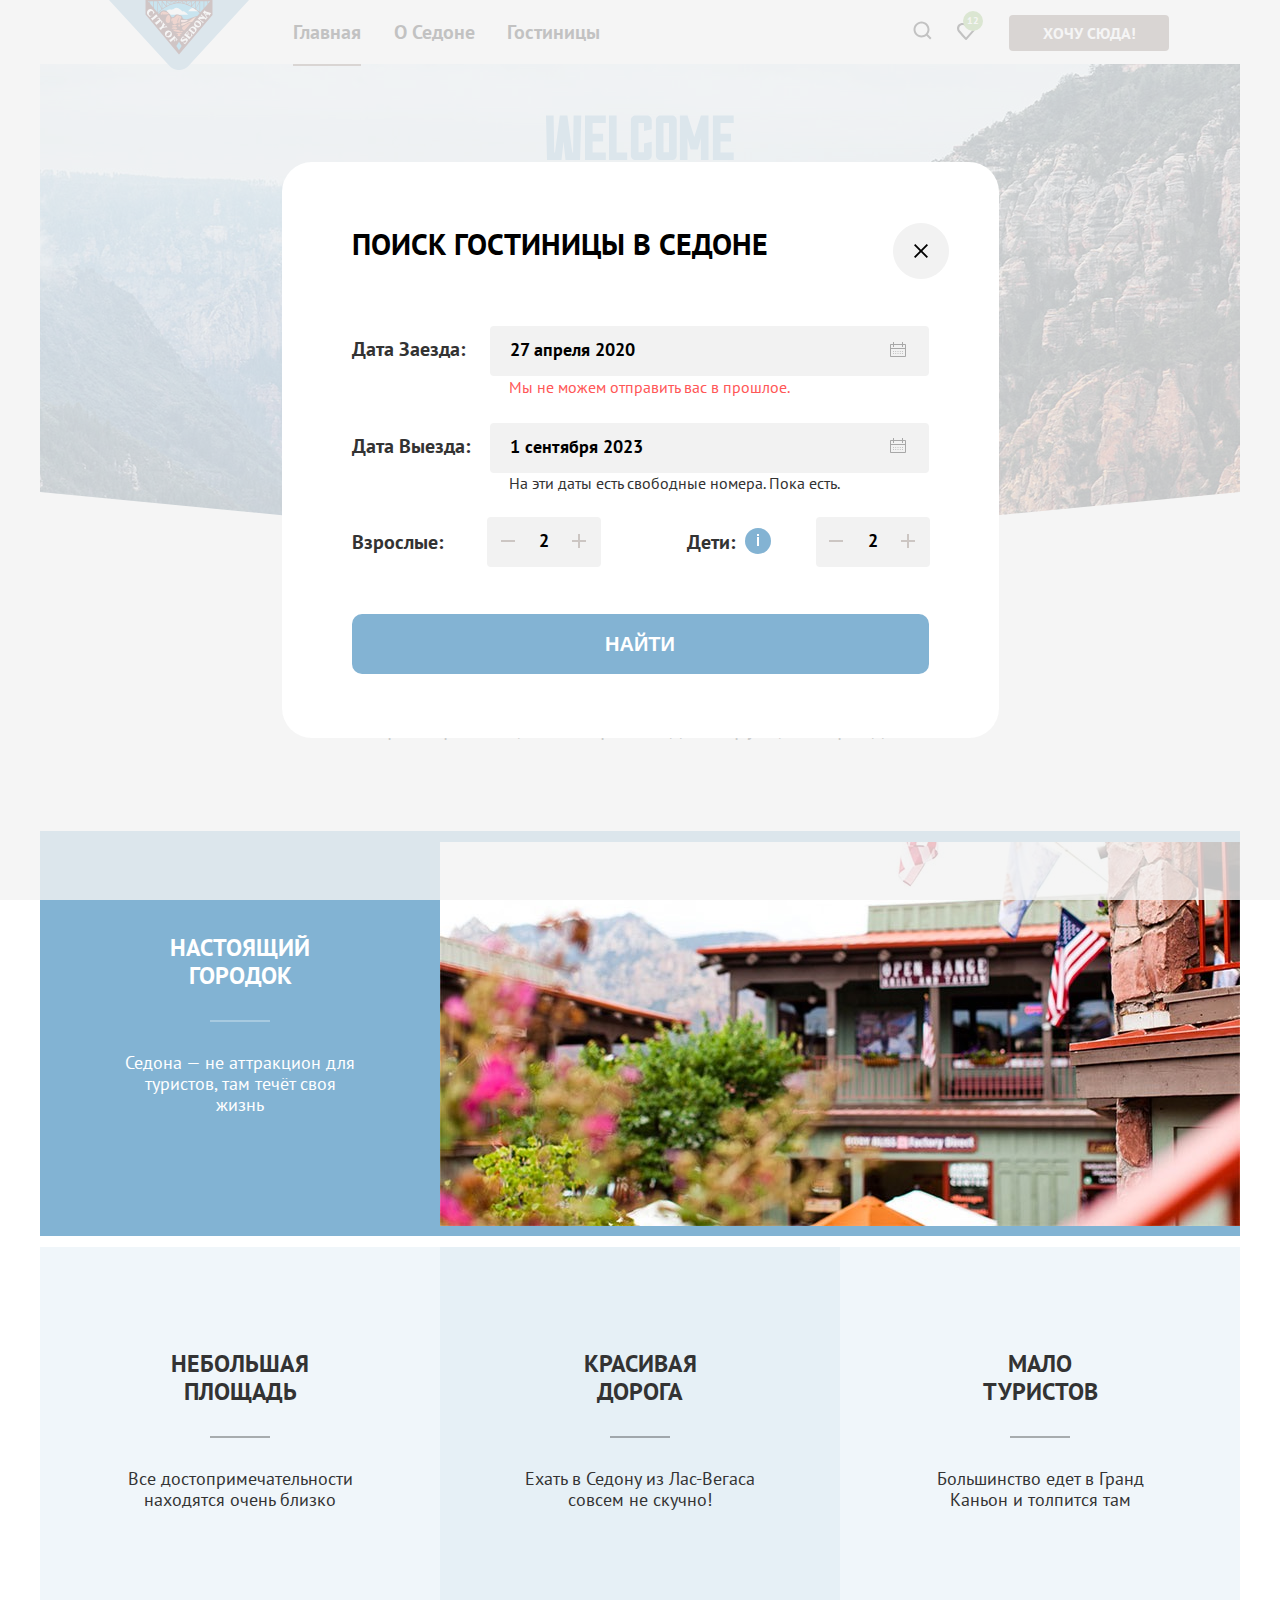
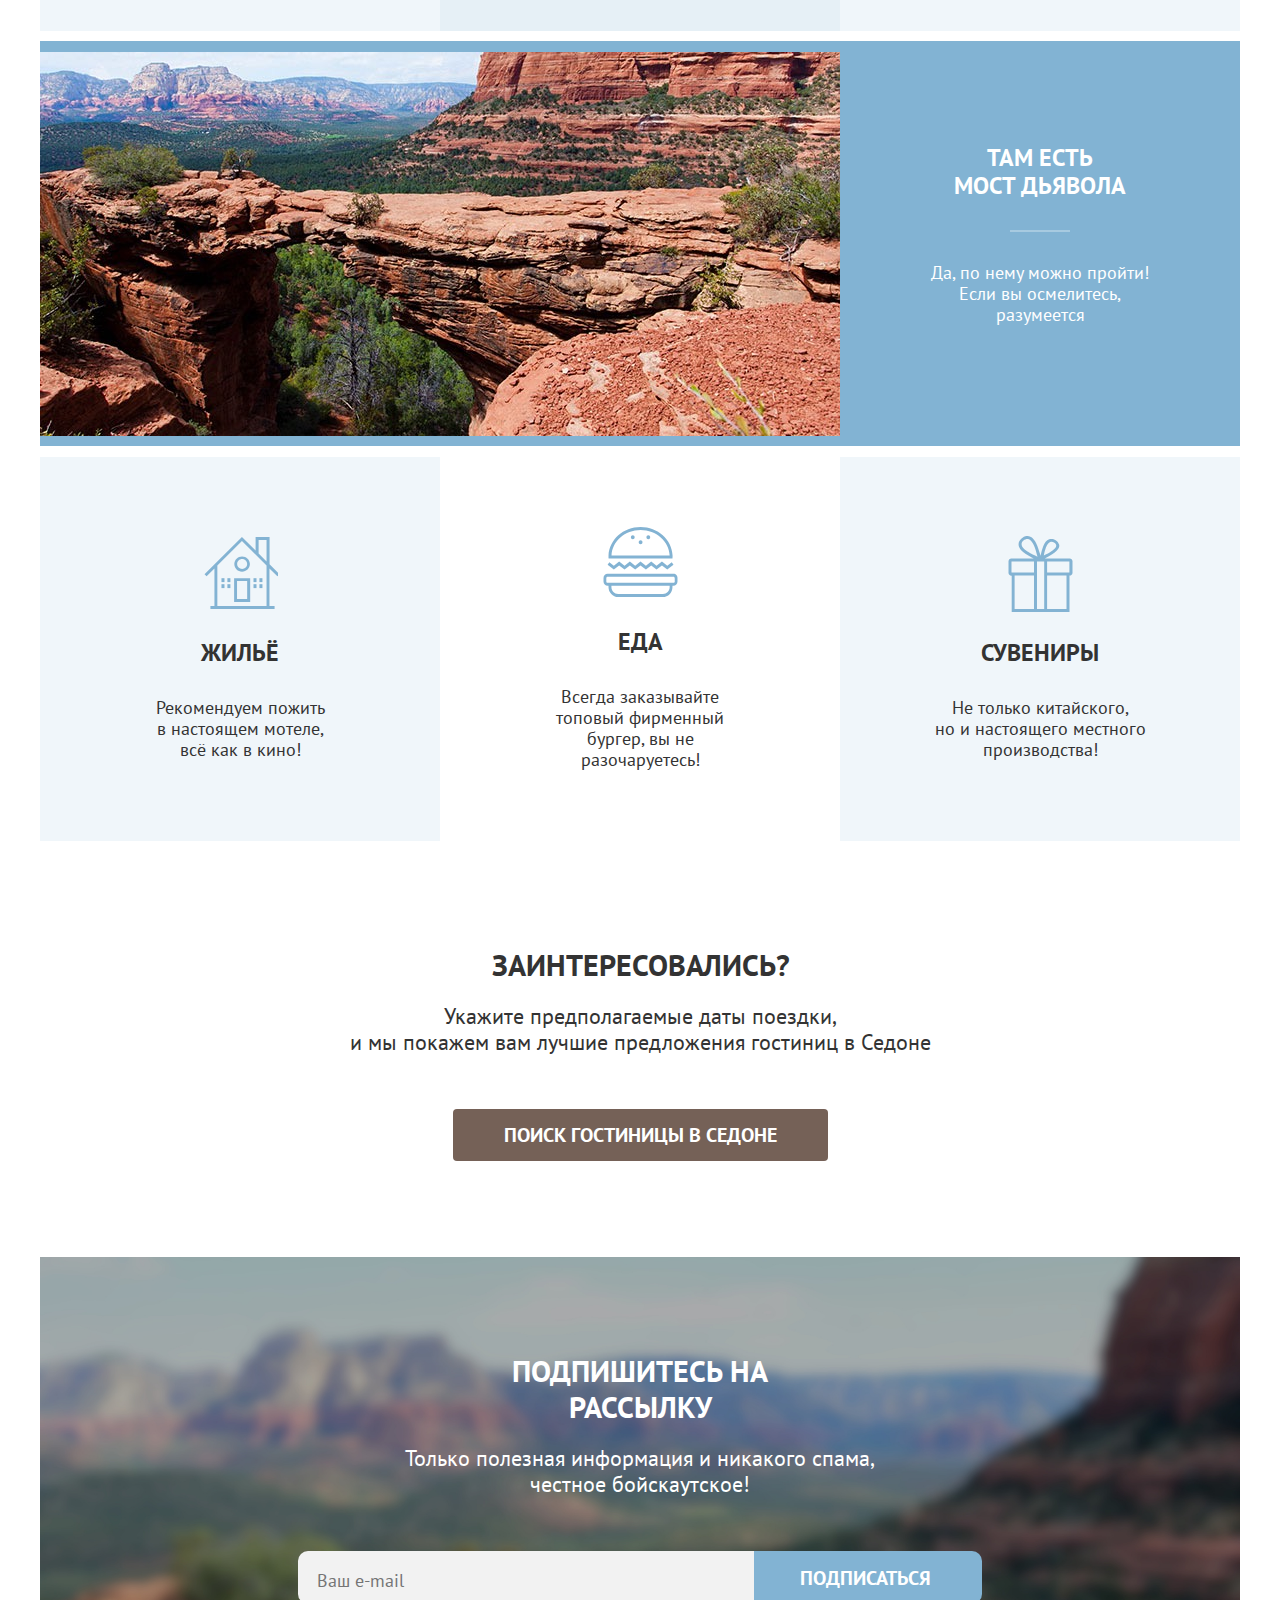
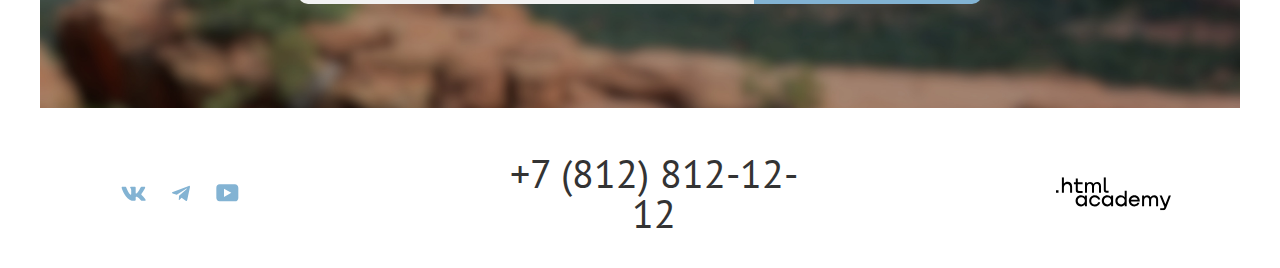
<file: index.html>
<!DOCTYPE html>
<html lang="ru">

  <head>
    <meta charset="utf-8">
    <title>HTML Academy: Седона</title>
    <link rel="stylesheet" href="styles/styles.css">
    <link rel="icon" type="image/png" sizes="32x32" href="favicon.ico">
  </head>

  <body>
    <div class="container">
      <header class="page-header">
        <nav class="navigation">
          <a class="page-header-logo" href="index.html">
            <img src="images/logo.svg" width="140" height="70" alt="logo-header">
          </a>
          <ul class="navigation-list">
            <li class="navigation-item">
              <a class="navigation-link homepage active" href="index.html">Главная</a>
            </li>
            <li class="navigation-item">
              <a class="navigation-link about-sedone" href="#">О Седоне</a>
            </li>
            <li class="navigation-item">
              <a class="navigation-link hotels" href="catalog.html">Гостиницы</a>
            </li>
          </ul>
          <ul class="navigation-list navigation-user">
            <li class="navigation-item">
              <a class="navigation-link search" href="#">
                <svg width="19" height="19" viewBox="0 0 19 19" fill="none" xmlns="http://www.w3.org/2000/svg">
                  <path
                    d="M18.5 17.0083L14.8 13.3287C15.8 12.0359 16.5 10.3453 16.5 8.4558C16.5 4.08011 12.9 0.5 8.5 0.5C4.1 0.5 0.5 4.17956 0.5 8.55525C0.5 12.9309 4.1 16.511 8.5 16.511C10.3 16.511 12 15.9144 13.4 14.8204L17.1 18.5L18.5 17.0083ZM8.5 14.5221C5.2 14.5221 2.5 11.837 2.5 8.55525C2.5 5.27348 5.2 2.5884 8.5 2.5884C11.8 2.5884 14.5 5.27348 14.5 8.55525C14.5 11.837 11.8 14.5221 8.5 14.5221Z"
                    fill="black" />
                </svg>
                <span class="visually-hidden">Поиск</span>
              </a>
            </li>
            <li class="navigation-item">
              <a class="navigation-link favourites" href="#">
              <svg width="20" height="20" viewBox="0 0 20 20" fill="none" xmlns="http://www.w3.org/2000/svg">
                <path
                  d="M9.9 19C9.6 19 9.3 18.9 9.1 18.6C3.7 12.5 2.4 11.1 2.1 10.7C1.4 9.8 1 8.6 1 7.4C1 4.4 3.4 2 6.5 2C7.8 2 9 2.5 10 3.3C11 2.5 12.3 2 13.5 2C16.5 2 19 4.4 19 7.4C19 8.7 18.5 9.9 17.7 10.8L10.7 18.7C10.5 18.9 10.3 19 9.9 19ZM3.9 9.5C4.2 9.9 7.4 13.5 10 16.4L16.2 9.4C16.7 8.9 16.9 8.2 16.9 7.4C16.9 5.6 15.4 4.1 13.6 4.1C12.6 4.1 11.6 4.6 10.9 5.4C10.6 5.7 10.3 5.8 10 5.8C9.7 5.8 9.4 5.6 9.2 5.4C8.5 4.6 7.5 4.1 6.5 4.1C4.7 4.1 3.2 5.6 3.2 7.4C3.1 8.3 3.5 9 3.9 9.5C3.8 9.5 3.8 9.5 3.9 9.5Z"
                  fill="black" />
              </svg>
              <span class="border-volume">12</span>
              <span class="visually-hidden">Избранное</span>
              </a>
            </li>
            <li class="navigation-item">
              <button class="button button-header" type="button">Хочу сюда!</button>
            </li>
          </ul>
        </nav>
      </header>
      <main class="main-index main-container">
        <div class="page-container">
          <section class="page-main">
            <h1 class="visually-hidden">Седона</h1>
            <div class="page-main-logo">
              <img src="images/welcome.svg" width="458" height="352" class="welcome-logo"
                alt="welcome to the gorgeous sedona because the grand canyon sucks">
            </div>
          </section>
          <section class="section-description">
            <h2 class="main-header description">
              Седона — небольшой городок в Аризоне,<br>
заслуживающий большего!
            </h2>
            <p class="sedona-description">
              Рассмотрим причины, по которым Седона круче,
              чем Гранд-Каньон!
            </p>
          </section>
          <section class="advantages">
            <ul class="advantages-list">
              <li class="advantages-item dark-blue ">
                <div class="flex-box">
                  <h3 class="advantages-title white">Настоящий городок</h3>
                  <hr class="hr">
                  <p class="advantages-description-item">
                    Седона — не аттракцион для туристов, там течёт своя жизнь
                  </p>
                </div>
                <img src="images/sedona-city.jpg" width="800" height="384" class="sedona-city" alt="Город Седона.">
              </li>
              <li class="advantages-item second-row">
                <div class="benefits-sky-blue flex-box">
                  <h3 class="advantages-title black">Небольшая площадь</h3>
                  <hr class="hr hr-black">
                  <p class="advantages-description">
                    Все достопримечательности находятся очень
                    близко
                  </p>
                </div>
                <div class="benefits-dark-sky-blue flex-box">
                  <h3 class="advantages-title black">Красивая дорога</h3>
                  <hr class="hr hr-black">
                  <p class="advantages-description">
                    Ехать в Седону из Лас-Вегаса совсем не
                    скучно!
                  </p>
                </div>
                <div class="benefits-sky-blue flex-box">
                  <h3 class="advantages-title black">Мало туристов</h3>
                  <hr class="hr hr-black">
                  <p class="advantages-description">
                    Большинство едет в Гранд Каньон и толпится
                    там
                  </p>
                </div>
              </li>
              <li class="advantages-item dark-blue third-row">
                <img src="images/devil-bridge.jpg" width="800" height="384" class="img-bridge" alt="Мост Дьявола.">
                <div class="flex-box">
                  <h3 class="advantages-title white">Там есть<br> мост дьявола</h3>
                  <hr class="hr">
                  <p class="advantages-description-item">
                    Да, по нему можно пройти! Если вы
                    осмелитесь, разумеется
                  </p>
                </div>
              </li>
              <li class="advantages-item fourth-row">
                <div class="benefits-sky-blue benefits-flex-box vector-house">
                  <h3 class="advantages-title-benefits">Жильё</h3>
                  <p class="sedona-description-advantages">
                    Рекомендуем пожить <br>в настоящем мотеле,
                    <br>всё как в кино!
                  </p>
                </div>
                <div class="benefits-white benefits-flex-box vector-food">
                  <h3 class="advantages-title-benefits">Еда</h3>
                  <p class="sedona-description-advantages">
                    Всегда заказывайте <br>топовый фирменный
                    бургер, вы не разочаруетесь!
                  </p>
                </div>
                <div class="benefits-sky-blue benefits-flex-box vector-souvenirs">
                  <h3 class="advantages-title-benefits">Сувениры</h3>
                  <p class="sedona-description-advantages">
                    Не только китайского, <br>но и настоящего
                    местного производства!
                  </p>
                </div>
              </li>
            </ul>
          </section>
          <section class="section-interest">
            <h2 class="main-header interest">Заинтересовались?</h2>
            <p class="sedona-interest">
              Укажите предполагаемые даты поездки,<br>
              и мы покажем вам лучшие предложения гостиниц в
              Седоне
            </p>
            <a class="button interest-button" href="#modal-container">
              Поиск гостиницы в Cедоне
            </a>
          </section>
          <section class="subscribe">
            <h2 class="subscribe-title">Подпишитесь на рассылку</h2>
            <p class="subscribe-description">
              Только полезная информация и никакого спама, честное
              бойскаутское!
            </p>
            <form class="newsletter-form" action="https://echo.htmlacademy.ru/" method="post">
              <label class="visually-hidden" for="newsletter-email">Email</label>
              <input class="field" placeholder="Ваш e-mail" type="email" name="newsletter-email" id="newsletter-email"
                required>
              <button class="button newsletter-button" type="submit">
                Подписаться 
              </button>
            </form>
          </section>
        </div>
      </main>
      <footer class="page-footer">
        <div class="page-footer-container">
          <section class="footer-social-list">
            <h2 class="visually-hidden">social-web</h2>
            <ul class="social-list">
              <li class="footer-social-item">
                <a class="footer-social-link footer-social-vk" href="https://vk.com/htmlacademy">
                  <svg width="25" height="15" viewBox="0 0 25 15" xmlns="http://www.w3.org/2000/svg">
                    <path fill-rule="evenodd" clip-rule="evenodd"
                      d="M24.1164 1.80445C24.2824 1.25845 24.1164 0.856445 23.3214 0.856445H20.6964C20.0284 0.856445 19.7204 1.20345 19.5534 1.58645C19.5534 1.58645 18.2184 4.78245 16.3274 6.85845C15.7154 7.46045 15.4374 7.65145 15.1034 7.65145C14.9364 7.65145 14.6854 7.46045 14.6854 6.91345V1.80445C14.6854 1.14845 14.5014 0.856445 13.9454 0.856445H9.81738C9.40038 0.856445 9.14938 1.16045 9.14938 1.44945C9.14938 2.07045 10.0954 2.21445 10.1924 3.96245V7.76045C10.1924 8.59345 10.0394 8.74444 9.70538 8.74444C8.81538 8.74444 6.65038 5.53345 5.36538 1.85945C5.11638 1.14445 4.86438 0.856445 4.19338 0.856445H1.56638C0.816382 0.856445 0.666382 1.20345 0.666382 1.58645C0.666382 2.26845 1.55638 5.65645 4.81138 10.1374C6.98138 13.1974 10.0364 14.8564 12.8194 14.8564C14.4884 14.8564 14.6944 14.4884 14.6944 13.8534V11.5404C14.6944 10.8034 14.8524 10.6564 15.3814 10.6564C15.7714 10.6564 16.4384 10.8484 17.9964 12.3234C19.7764 14.0724 20.0694 14.8564 21.0714 14.8564H23.6964C24.4464 14.8564 24.8224 14.4884 24.6064 13.7604C24.3684 13.0364 23.5184 11.9854 22.3914 10.7384C21.7794 10.0284 20.8614 9.26345 20.5824 8.88045C20.1934 8.38945 20.3044 8.17044 20.5824 7.73345C20.5824 7.73345 23.7824 3.30745 24.1154 1.80445H24.1164Z" />
                  </svg>
                  <span class="visually-hidden">ВКонтакте</span>
                </a>
              </li>
              <li class="footer-social-item">
                <a class="footer-social-link footer-social-tg" href="https://t.me/htmlacademy">
                  <svg width="18" height="16" viewBox="0 0 18 16" xmlns="http://www.w3.org/2000/svg">
                    <path
                      d="M16.785 0.955705L0.840489 7.1042C-0.247661 7.54126 -0.241365 8.14828 0.640845 8.41897L4.73445 9.69597L14.2058 3.72014C14.6537 3.44766 15.0629 3.59424 14.7265 3.89281L7.05283 10.8183H7.05103L7.05283 10.8192L6.77045 15.0387C7.18413 15.0387 7.36669 14.8489 7.59871 14.625L9.58705 12.6915L13.7229 15.7464C14.4855 16.1664 15.0332 15.9506 15.2229 15.0405L17.9379 2.2453C18.2158 1.13107 17.5126 0.626562 16.785 0.955705Z" />
                  </svg>
                  <span class="visually-hidden">Телеграм</span>
                </a>
              </li>
              <li class="footer-social-item">
                <a class="footer-social-link footer-social-ut" href="https://www.youtube.com/user/htmlacademyru">
                  <svg width="23" height="18" viewBox="0 0 23 18" xmlns="http://www.w3.org/2000/svg">
                    <path
                      d="M18.9402 0.356445H3.50738C1.64668 0.356445 0.333252 1.9502 0.333252 3.75645V13.8502C0.333252 15.7627 1.64668 17.3564 3.50738 17.3564H19.1591C20.8009 17.3564 22.3333 15.7627 22.3333 13.9564V3.75645C22.1143 1.9502 20.8009 0.356445 18.9402 0.356445ZM7.99494 12.8939V4.81894L15.3283 8.85645L7.99494 12.8939Z" />
                  </svg>
                  <span class="visually-hidden">Ютуб</span>
                </a>
              </li>
            </ul>
          </section>
          <section class="phone">
            <h2 class="visually-hidden">phone</h2>
            <a class="phone-number" href="tel:+78128121212">+7 (812) 812-12-12</a>
          </section>
          <section class="logo-html-academy">
            <h2 class="visually-hidden">HTML-Academy</h2>
            <a class="link-academy" href="https://htmlacademy.ru/">
              <svg width="115" height="34" viewBox="0 0 115 34" xmlns="http://www.w3.org/2000/svg">
                <g clip-path="url(#clip0_33515_1190)">
                  <path d="M0 13.2564V15.8564H2.5V13.2564H0Z" />
                  <path
                    d="M11.6 4.85645C10 4.85645 8.8 5.55645 8 6.55645H7.9V0.356445H5.9V15.8564H7.9V10.5564C7.9 8.45645 9.2 6.95645 11.2 6.95645C13 6.95645 14.1 8.35645 14.1 10.1564V15.8564H16.1V9.75644C16.2 6.75644 14.3 4.85645 11.6 4.85645Z" />
                  <path
                    d="M26.6 5.15645H21.8V1.45645H19.8V5.25645H17.9V7.25645H19.8V13.2564C19.8 14.9564 20.8 15.9564 22.5 15.9564H26.6V13.9564H22.9C22.2 13.9564 21.8 13.5564 21.8 12.8564V7.15645H26.6V5.15645Z" />
                  <path
                    d="M41.1 4.95645C39.5 4.95645 38.2 5.75644 37.6 7.05645H37.5C36.9 5.85645 35.7 4.95645 34.1 4.95645C32.7 4.95645 31.6 5.75645 31 6.75645H30.9V5.15645H29V15.7564H31V10.3564C31 8.35645 32 6.85645 33.6 6.85645C35.1 6.85645 36 7.85645 36 9.45645V15.7564H38V10.1564C38 7.75645 39.4 6.85645 40.6 6.85645C42.1 6.85645 43 7.85645 43 9.45645V15.7564H45V9.25644C45.1 6.75644 43.6 4.95645 41.1 4.95645Z" />
                  <path
                    d="M47.8 13.0564C47.8 14.7564 48.8 15.7564 50.6 15.7564H52.6V13.7564H50.9C50.2 13.7564 49.8 13.3564 49.8 12.6564V0.356445H47.8V13.0564Z" />
                  <path
                    d="M28.9 20.0564C28 18.9564 26.7 18.2564 25 18.2564C21.9 18.2564 19.6 20.5564 19.6 23.8564C19.6 27.1564 21.9 29.4564 25 29.4564C26.8 29.4564 28 28.6564 28.8 27.5564H28.9V29.1564H30.9V18.5564H28.9V20.0564ZM25.3 27.4564C23.1 27.4564 21.7 25.8564 21.7 23.8564C21.7 21.8564 23.1 20.2564 25.3 20.2564C27.5 20.2564 28.9 21.8564 28.9 23.8564C28.9 25.7564 27.5 27.4564 25.3 27.4564Z" />
                  <path
                    d="M44.2 22.3564C43.7 19.9564 41.6 18.2564 38.8 18.2564C35.4 18.2564 33.2 20.7564 33.2 23.8564C33.2 26.9564 35.4 29.4564 38.8 29.4564C41.6 29.4564 43.7 27.6564 44.2 25.2564H42.1C41.7 26.5564 40.4 27.5564 38.8 27.5564C36.6 27.5564 35.2 25.9564 35.2 23.9564C35.2 21.9564 36.6 20.3564 38.8 20.3564C40.4 20.3564 41.6 21.3564 42.1 22.5564H44.2V22.3564Z" />
                  <path
                    d="M55.1 20.0564C54.2 18.9564 52.9 18.2564 51.2 18.2564C48.1 18.2564 45.8 20.5564 45.8 23.8564C45.8 27.1564 48.1 29.4564 51.2 29.4564C53 29.4564 54.2 28.6564 55 27.5564H55.1V29.1564H57.1V18.5564H55.1V20.0564ZM51.5 27.4564C49.3 27.4564 47.9 25.8564 47.9 23.8564C47.9 21.8564 49.3 20.2564 51.5 20.2564C53.7 20.2564 55.1 21.8564 55.1 23.8564C55.1 25.7564 53.6 27.4564 51.5 27.4564Z" />
                  <path
                    d="M68.7 20.1564C67.8 19.0564 66.5 18.2564 64.8 18.2564C61.7 18.2564 59.4 20.5564 59.4 23.8564C59.4 27.1564 61.6 29.4564 64.8 29.4564C66.5 29.4564 67.8 28.6564 68.6 27.6564H68.7V29.1564H70.7V13.7564H68.7V20.1564ZM65.1 27.4564C62.9 27.4564 61.5 25.8564 61.5 23.8564C61.5 21.8564 62.9 20.2564 65.1 20.2564C67.3 20.2564 68.7 21.8564 68.7 23.8564C68.6 25.8564 67.2 27.4564 65.1 27.4564Z" />
                  <path
                    d="M78.3 18.2564C75 18.2564 72.8 20.7564 72.8 23.8564C72.8 26.8564 74.9 29.4564 78.3 29.4564C80.8 29.4564 82.8 28.1564 83.5 25.8564H81.4C80.9 26.8564 79.8 27.4564 78.4 27.4564C76.5 27.4564 75.1 26.1564 75 24.5564H83.8C84 20.9564 81.8 18.2564 78.3 18.2564ZM78.3 20.1564C80 20.1564 81.3 21.1564 81.6 22.7564H75.1C75.4 21.2564 76.6 20.1564 78.3 20.1564Z" />
                  <path
                    d="M98.2 18.2564C96.6 18.2564 95.3 19.0564 94.6 20.2564H94.5C93.9 19.0564 92.7 18.2564 91.1 18.2564C89.7 18.2564 88.6 18.9564 88 20.0564V18.5564H86.1V29.1564H88.1V23.7564C88.1 21.7564 89.1 20.3564 90.7 20.2564C92.2 20.2564 93.1 21.2564 93.1 22.8564V29.1564H95.1V23.5564C95.1 21.1564 96.5 20.2564 97.7 20.2564C99.2 20.2564 100.1 21.2564 100.1 22.8564V29.1564H102.1V22.6564C102.2 20.0564 100.7 18.2564 98.2 18.2564Z" />
                  <path
                    d="M109.4 27.3564L105.8 18.4564H103.6L108.4 30.0564C108.1 30.9564 107.7 31.2564 106.7 31.2564H104.2V33.2564H106.7C108.5 33.2564 109.5 32.4564 110.2 30.6564L114.9 18.4564H112.8L109.4 27.3564Z" />
                </g>
                <defs>
                  <clipPath id="clip0_33515_1190">
                    <rect width="115" height="33" fill="white" transform="translate(0 0.356445)" />
                  </clipPath>
                </defs>
              </svg>
            </a>
          </section>
        </div>
      </footer>
    </div>

    <div class="modal-container" id="modal-container">
      <div class="modal modal-auth">
          <a class="modal-close-button" id="modal-container-close" href="#"></a>
        <h2 class="modal-title">Поиск гостиницы в Седоне</h2>
        <section class="modal-content">
          <h2 class="visually-hidden">Модальное окно</h2>
          <form class="field-group" method="post">
            <label class="date-start date-label" for="date-start">Дата Заезда:</label>
            <input class="trip-start" type="text" id="date-start" name="date-start" placeholder="27 апреля 2020">
            <button class="modal-table modal-table-start"></button>
          </form>
          <form class="field-group" method="post">
            <label class="date-end date-label" for="date-end">Дата Выезда:</label>
            <input class="trip-end" type="text" id="date-end" name="date-end" placeholder="1 сентября 2023">
            <button class="modal-table modal-table-end"></button>
          </form>
          <div class="modal-input-people">
          <form class="fullage-input" method="post">
            <span class="fullage-people">Взрослые:</span>
            <button class="minus-fullage plus-minus"></button>
            <input class="fullage-people-input people-input" type="text" id="fullage" name="fullage-people" placeholder="2">
            <button class="plus-fullage plus-minus"></button>
          </form>
          <form class="small-input" method="post">
            <span class="child-people">
              <span class="child-people">Дети:</span>
              <span class="tooltip">
                <button class="tooltip-toggle" type="button">
                  <svg width="2" height="12" viewBox="0 0 2 12" fill="none" xmlns="http://www.w3.org/2000/svg">
                    <path fill-rule="evenodd" clip-rule="evenodd" d="M0 0H2V2H0V0ZM2 12H0V3H2V12Z" fill="white" />
                  </svg>
                </button>
                <span class="tooltip-text">Укажите количество детей, которые будут с вами, возраст которых от 6
                  до 18 лет. Дети до 6 лет размещаются бесплатно.</span>
              </span>
            </span>
            <button class="minus-child plus-minus"></button>
            <input class="child-people-input people-input" type="text" id="child" name="child-people" placeholder="2">
            <button class="plus-child plus-minus"></button>
          </form>
        </div>
        <button class="button button-modal" type="button">Найти</button>
        </section>
      </div>
    </div>
  </body>

</html>
</file>
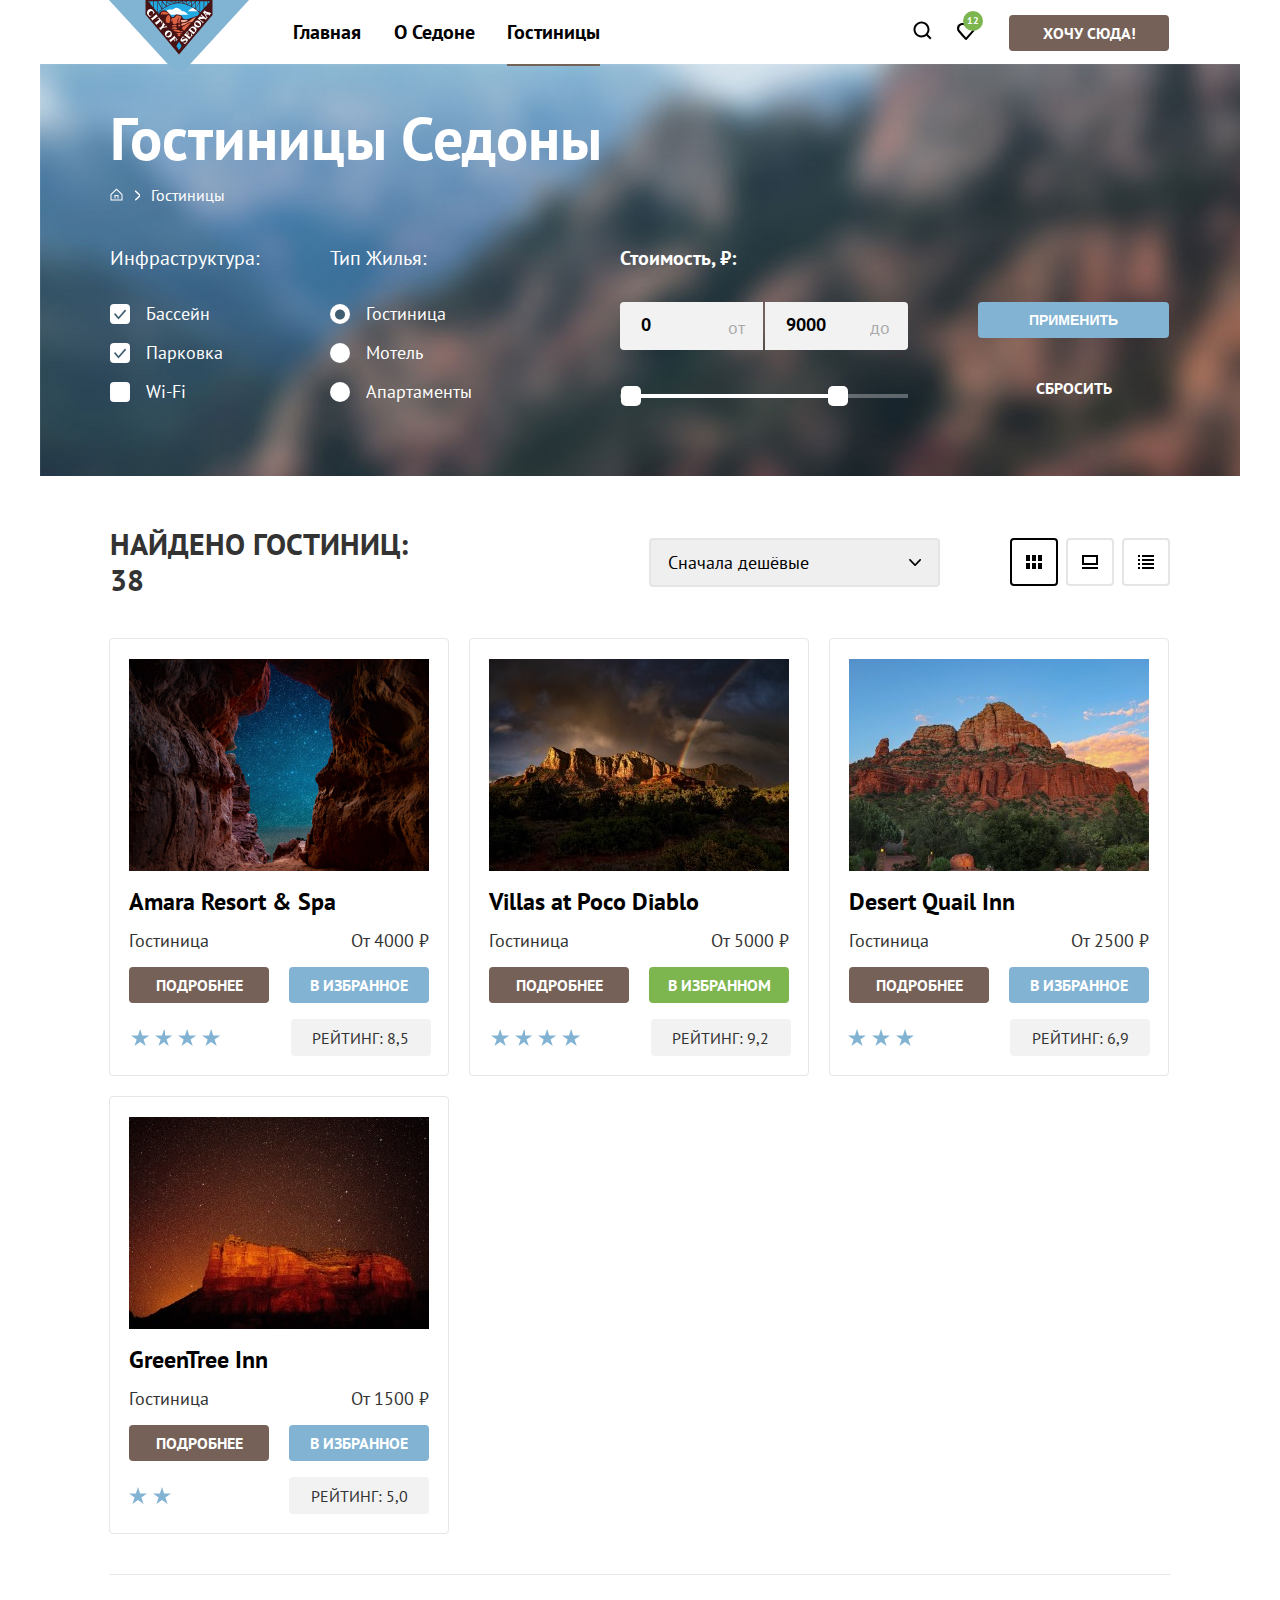
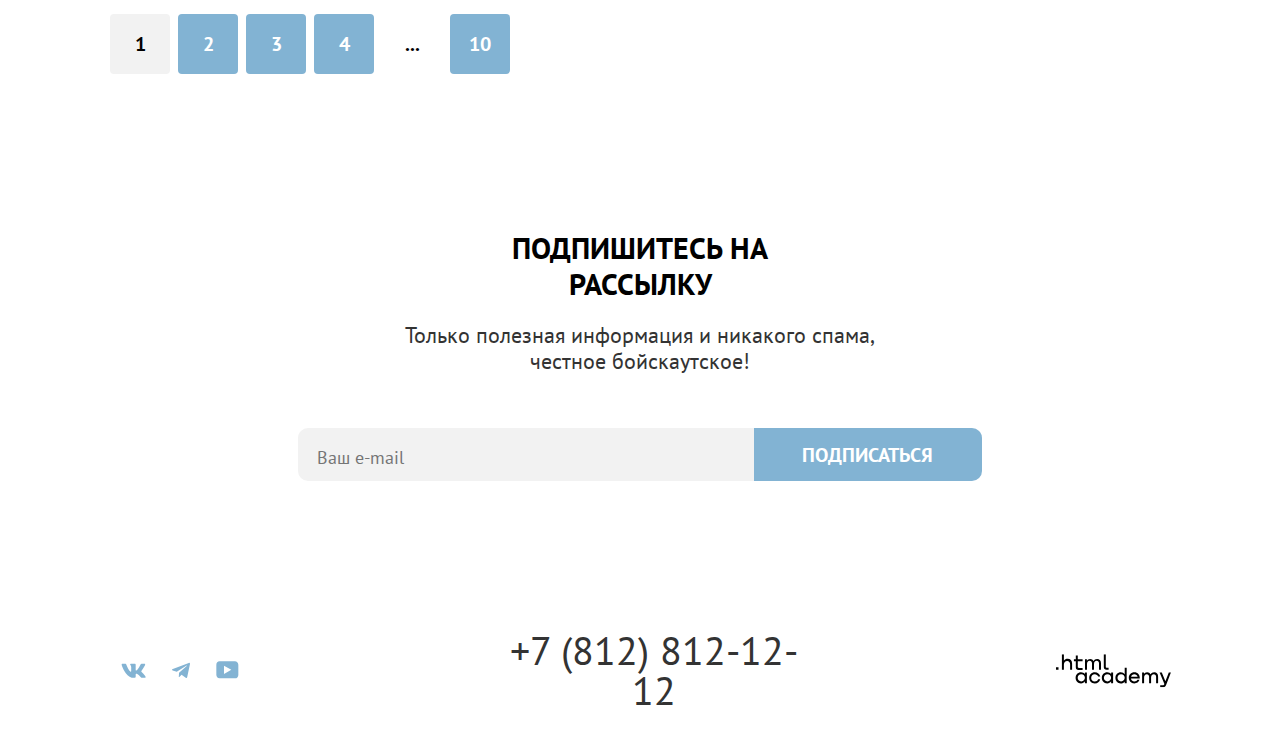
<file: catalog.html>
<!DOCTYPE html>
<html lang="ru">

  <head>
    <meta charset="utf-8">
    <title>HTML Academy: Седона</title>
    <link rel="icon" type="image/png" sizes="32x32" href="favicon.ico">
    <link rel="stylesheet" href="styles/styles.css">
  </head>

  <body>
    <div class="container">
      <header class="page-header">
        <nav class="navigation">
          <a class="page-header-logo" href="index.html">
            <img src="images/logo.svg" width="140" height="70" alt="logo-header">
          </a>
          <ul class="navigation-list">
            <li class="navigation-item">
              <a class="navigation-link homepage" href="index.html">Главная</a>
            </li>
            <li class="navigation-item">
              <a class="navigation-link about-sedone" href="#">О Седоне</a>
            </li>
            <li class="navigation-item">
              <a class="navigation-link hotels active" href="catalog.html">Гостиницы</a>
            </li>
          </ul>
          <ul class="navigation-list navigation-user">
            <li class="navigation-item">
              <a class="navigation-link search" href="#">
                <svg width="19" height="19" viewBox="0 0 19 19" fill="none" xmlns="http://www.w3.org/2000/svg">
                  <path
                    d="M18.5 17.0083L14.8 13.3287C15.8 12.0359 16.5 10.3453 16.5 8.4558C16.5 4.08011 12.9 0.5 8.5 0.5C4.1 0.5 0.5 4.17956 0.5 8.55525C0.5 12.9309 4.1 16.511 8.5 16.511C10.3 16.511 12 15.9144 13.4 14.8204L17.1 18.5L18.5 17.0083ZM8.5 14.5221C5.2 14.5221 2.5 11.837 2.5 8.55525C2.5 5.27348 5.2 2.5884 8.5 2.5884C11.8 2.5884 14.5 5.27348 14.5 8.55525C14.5 11.837 11.8 14.5221 8.5 14.5221Z"
                    fill="black" />
                </svg>
                <span class="visually-hidden">Поиск</span>
              </a>
            </li>
            <li class="navigation-item">
              <a class="navigation-link favourites" href="#">
                <svg width="20" height="20" viewBox="0 0 20 20" fill="none" xmlns="http://www.w3.org/2000/svg">
                  <path
                    d="M9.9 19C9.6 19 9.3 18.9 9.1 18.6C3.7 12.5 2.4 11.1 2.1 10.7C1.4 9.8 1 8.6 1 7.4C1 4.4 3.4 2 6.5 2C7.8 2 9 2.5 10 3.3C11 2.5 12.3 2 13.5 2C16.5 2 19 4.4 19 7.4C19 8.7 18.5 9.9 17.7 10.8L10.7 18.7C10.5 18.9 10.3 19 9.9 19ZM3.9 9.5C4.2 9.9 7.4 13.5 10 16.4L16.2 9.4C16.7 8.9 16.9 8.2 16.9 7.4C16.9 5.6 15.4 4.1 13.6 4.1C12.6 4.1 11.6 4.6 10.9 5.4C10.6 5.7 10.3 5.8 10 5.8C9.7 5.8 9.4 5.6 9.2 5.4C8.5 4.6 7.5 4.1 6.5 4.1C4.7 4.1 3.2 5.6 3.2 7.4C3.1 8.3 3.5 9 3.9 9.5C3.8 9.5 3.8 9.5 3.9 9.5Z"
                    fill="black" />
                </svg>
                <span class="border-volume">12</span>
                <span class="visually-hidden">Избранное</span>
              </a>
            </li>
            <li class="navigation-item">
              <button class="button button-header" type="button">Хочу сюда!</button>
            </li>
          </ul>
        </nav>
      </header>
      <main class="main-catalog main-container">
        <div class="page-container">
          <section class="sedona-hotels-filter">
            <div class="header">
              <h1 class="sedona-hotels-title">Гостиницы Седоны</h1>
              <ul class="breadcrumbs">
                <li class="breadcrumbs-item">
                  <a class="breadcrumbs-link breadcrumbs-link-homepage" href="index.html">
                    <svg width="13" height="15" viewBox="0 0 13 15" fill="none" xmlns="http://www.w3.org/2000/svg">
                      <path
                        d="M6.5 0.5L0.5 6.30006V12.5001H12.5V6.30006L6.5 0.5ZM11.5 11.5001H1.5V6.70005L6.5 1.9L11.5 6.70005V11.5001Z"
                        fill="white" />
                      <path d="M4.5 10.5001H5.5V8.00005H7.5V10.5001H8.5V7.00005H4.5V10.5001Z" fill="white" />
                    </svg>
                    <span class="visually-hidden">Главная</span>
                  </a>
                </li>
                <li class="breadcrumbs-item strelka">

                </li>
                <li class="breadcrumbs-item">
                  <a class="breadcrumbs-link breadcrumbs-link-hotels">Гостиницы</a>
                </li>
              </ul>
            </div>
            <div class="catalog-main-filter">
              <div class="catalog-filter">
                <div class="catalog-filter-infrastructure">
                  <span class="catalog-filter-title">Инфраструктура:</span>
                  <ul class="catalog-filter-list">
                    <li>
                      <label class="control">
                        <input class="visually-hidden control-input" type="checkbox" name="pool" checked>
                        <span class="control-mark"></span>
                        <span class="control-label">Бассейн</span>
                      </label>
                    </li>
                    <li>
                      <label class="control">
                        <input class="visually-hidden control-input" type="checkbox" name="parking" checked>
                        <span class="control-mark"></span>
                        <span class="control-label">Парковка</span>
                      </label>
                    </li>
                    <li>
                      <label class="control">
                        <input class="visually-hidden control-input" type="checkbox" name="wi-fi">
                        <span class="control-mark"></span>
                        <span class="control-label">Wi-Fi</span>
                      </label>
                    </li>
                  </ul>
                </div>
                <div class="catalog-filter-type-house">
                  <span class="catalog-filter-title">Тип Жилья:</span>
                  <ul class="catalog-filter-list">
                    <li>
                      <label class="control">
                        <input class="visually-hidden control-input" type="radio" name="house-type" value="hotel" checked>
                        <span class="control-mark"></span>
                        <span class="control-label">Гостиница</span>
                      </label>
                    </li>
                    <li>
                      <label class="control">
                        <input class="visually-hidden control-input" type="radio" name="house-type" value="motel">
                        <span class="control-mark"></span>
                        <span class="control-label">Мотель</span>
                      </label>
                    </li>
                    <li>
                      <label class="control">
                        <input class="visually-hidden control-input" type="radio" name="house-type" value="apartments">
                        <span class="control-mark"></span>
                        <span class="control-label">Апартаменты</span>
                      </label>
                    </li>
                  </ul>
                </div>
              </div>
              <div class="filter-price">
                <div class="catalog-filter-price">
                  <span class="catalog-filter-title">Стоимость, ₽:</span>
                  <div class="range">
                    <div class="range-wrapper-inputs">
                      <p class="input-ot">
                      <input class="price-input price-input-ot" placeholder="0" type="text" name="price-min"
                        id="price-min"></p>
                        <p class="input-do">
                      <input class="price-input price-input-do" placeholder="9000" type="text" name="price-max"
                        id="price-max"></p>
                    </div>
                    <div class="range-scale">
                      <div class="range-bar" style="left: 1px; width: 214px">
                        <button class="range-toggle toggle-min">
                          <span class="visually-hidden">Изменить минимальную цену.</span>
                        </button>
                        <button class="range-toggle toggle-max">
                          <span class="visually-hidden">Изменить максимальную цену.</span>
                        </button>
                      </div>
                    </div>
                  </div>
                </div>
                  <div class="button-apply">
                    <button class="button apply" type="button">
                      Применить
                    </button>
                    <button class="button reset" type="button">Сбросить</button>
                  </div>
                </div>
              </div>
          </section>
          <section class="catalog-hotels-sedona">
            <div class="search-row">
              <h2 class="search-title">Найдено гостиниц: 38</h2>
              <select class="select-control" aria-label="Сортировка">
                <option value="popular">Сначала дешёвые</option>
              </select>
              <div class="show-icon">
                <a class="button-show table" href="#">
                  <svg width="16" height="14" viewBox="0 0 16 14" fill="none" xmlns="http://www.w3.org/2000/svg">
                    <g clip-path="url(#clip0_53802_55)">
                      <path d="M4 0H0V6H4V0Z" fill="black" />
                      <path d="M16 0H12V6H16V0Z" fill="black" />
                      <path d="M10 0H6V6H10V0Z" fill="black" />
                      <path d="M4 8H0V14H4V8Z" fill="black" />
                      <path d="M16 8H12V14H16V8Z" fill="black" />
                      <path d="M10 8H6V14H10V8Z" fill="black" />
                    </g>
                    <defs>
                      <clipPath id="clip0_53802_55">
                        <rect width="16" height="14" fill="white" />
                      </clipPath>
                    </defs>
                  </svg>
                  <span class="visually-hidden">Показать таблицей</span>
                </a>
                <a class="button-show" href="#">
                  <svg width="16" height="14" viewBox="0 0 16 14" fill="none" xmlns="http://www.w3.org/2000/svg">
                    <g clip-path="url(#clip0_53802_131)">
                      <path d="M16 12H0V14H16V12Z" fill="black" />
                      <path d="M14 2V8H2V2H14ZM16 0H0V10H16V0Z" fill="black" />
                    </g>
                    <defs>
                      <clipPath id="clip0_53802_131">
                        <rect width="16" height="14" fill="white" />
                      </clipPath>
                    </defs>
                  </svg>
                  <span class="visually-hidden">Показать слайдшоу</span>
                </a>
                <a class="button-show" href="#">
                  <svg width="16" height="14" viewBox="0 0 16 14" fill="none" xmlns="http://www.w3.org/2000/svg">
                    <g clip-path="url(#clip0_53802_93)">
                      <path d="M2 0H0V2H2V0Z" fill="black" />
                      <path d="M16 0H4V2H16V0Z" fill="black" />
                      <path d="M2 4H0V6H2V4Z" fill="black" />
                      <path d="M16 4H4V6H16V4Z" fill="black" />
                      <path d="M2 8H0V10H2V8Z" fill="black" />
                      <path d="M16 8H4V10H16V8Z" fill="black" />
                      <path d="M2 12H0V14H2V12Z" fill="black" />
                      <path d="M16 12H4V14H16V12Z" fill="black" />
                    </g>
                    <defs>
                      <clipPath id="clip0_53802_93">
                        <rect width="16" height="14" fill="white" />
                      </clipPath>
                    </defs>
                  </svg>
                  <span class="visually-hidden">Показать списком</span>
                </a>
              </div>
            </div>
            <ul class="catalog-column">
              <li class="hotels-card">
                <a class="hotels-card-link" href="#">
                  <img class="hotels-image" src="images/amara.jpg" width="300" height="212" alt="Амара Резорт энд Спа.">
                  <h3 class="hotels-card-title">Amara Resort & Spa</h3>
                </a>
                <div class="type-price">
                  <p class="hotels-card-type">Гостиница</p>
                  <p class="hotels-card-price">От 4000 ₽</p>
                </div>
                <div class="link-button">
                  <a class="hotels-card-more" href="#">Подробнее</a>
                  <a class="hotels-card-favorites" href="#">В избранное</a>
                </div>
                <div class="image-rate">
                  <div class="rating-stars four-stars">
                  </div>
                  <span class="hotels-rating">Рейтинг: 8,5</span>
                </div>
              </li>
              <li class="hotels-card">
                <a class="hotels-card-link" href="#">
                  <img class="hotels-image" src="images/poco-diablo.jpg" width="300" height="212"
                    alt="Виллас Поко Диабло.">
                  <h3 class="hotels-card-title">Villas at Poco Diablo</h3>
                </a>
                <div class="type-price">
                  <p class="hotels-card-type">Гостиница</p>
                  <p class="hotels-card-price">От 5000 ₽</p>
                </div>
                <div class="link-button">
                  <a class="hotels-card-more" href="#">Подробнее</a>
                  <a class="hotels-card-favorites-checked" href="#">В избранном</a>
                </div>
                <div class="image-rate">
                  <div class="rating-stars four-stars">
                  </div>
                  <span class="hotels-rating">Рейтинг: 9,2</span>
                </div>
              </li>
              <li class="hotels-card">
                <a class="hotels-card-link" href="#">
                  <img class="hotels-image" src="images/desert-qualin.jpg" width="300" height="212"
                    alt="Пустыня Куайл Инн.">
                  <h3 class="hotels-card-title">Desert Quail Inn</h3>
                </a>
                <div class="type-price">
                  <p class="hotels-card-type">Гостиница</p>
                  <p class="hotels-card-price">От 2500 ₽</p>
                </div>
                <div class="link-button">
                  <a class="hotels-card-more" href="#">Подробнее</a>
                  <a class="hotels-card-favorites" href="#">В избранное</a>
                </div>
                <div class="image-rate">
                  <div class="rating-stars three-stars">
                  </div>
                  <span class="hotels-rating">Рейтинг: 6,9</span>
                </div>
              </li>
              <li class="hotels-card">
                <a class="hotels-card-link" href="#">
                  <img class="hotels-image" src="images/greentree.jpg" width="300" height="212" alt="ГринТри Инн.">
                  <h3 class="hotels-card-title">GreenTree Inn</h3>
                </a>
                <div class="type-price">
                  <p class="hotels-card-type">Гостиница</p>
                  <p class="hotels-card-price">От 1500 ₽</p>
                </div>
                <div class="link-button">
                  <a class="hotels-card-more" href="#">Подробнее</a>
                  <a class="hotels-card-favorites" href="#">В избранное</a>
                </div>
                <div class="image-rate">
                  <div class="rating-stars two-stars">
                  </div>
                  <span class="hotels-rating">Рейтинг: 5,0</span>
                </div>
              </li>
            </ul>
            <svg width="1060" height="1" viewBox="0 0 1060 1" fill="none" xmlns="http://www.w3.org/2000/svg">
              <line x1="1060" y1="0.5" y2="0.5" stroke="#E6E6E6" />
            </svg>
            <div class="pagination-container">
              <ul class="pagination">
                <li class="pagination-item">
                  <a class="pagination-link pagination-current">1</a>
                </li>
                <li class="pagination-item">
                  <a class="pagination-link pagination-links" href="#">2</a>
                </li>
                <li class="pagination-item">
                  <a class="pagination-link pagination-links" href="#">3</a>
                </li>
                <li class="pagination-item">
                  <a class="pagination-link pagination-links" href="#">4</a>
                </li>
                <li class="pagination-item">
                  <a class="pagination-link pagination-ellipsis" href="#">...</a>
                </li>
                <li class="pagination-item">
                  <a class="pagination-link pagination-links" href="#">10</a>
                </li>
              </ul>
            </div>
          </section>
          <section class="subscribe white-background">
            <h2 class="subscribe-title subscribe-black">
              Подпишитесь на рассылку
            </h2>
            <p class="subscribe-description subscribe-grey">
              Только полезная информация и никакого спама, честное
              бойскаутское!
            </p>
            <form class="newsletter-form" action="https://echo.htmlacademy.ru/" method="post">
              <input class="field" placeholder="Ваш e-mail" type="email" name="newsletter-email" id="newsletter-email"
                required>
              <button class="button newsletter-button" type="submit">
                Подписаться
              </button>
            </form>
          </section>
        </div>
      </main>
      <footer class="page-footer">
        <div class="page-footer-container">
          <section class="footer-social-list">
            <h2 class="visually-hidden">social-web</h2>
            <ul class="social-list">
              <li class="footer-social-item">
                <a class="footer-social-link footer-social-vk" href="https://vk.com/htmlacademy">
                  <svg width="25" height="15" viewBox="0 0 25 15" xmlns="http://www.w3.org/2000/svg">
                    <path fill-rule="evenodd" clip-rule="evenodd"
                      d="M24.1164 1.80445C24.2824 1.25845 24.1164 0.856445 23.3214 0.856445H20.6964C20.0284 0.856445 19.7204 1.20345 19.5534 1.58645C19.5534 1.58645 18.2184 4.78245 16.3274 6.85845C15.7154 7.46045 15.4374 7.65145 15.1034 7.65145C14.9364 7.65145 14.6854 7.46045 14.6854 6.91345V1.80445C14.6854 1.14845 14.5014 0.856445 13.9454 0.856445H9.81738C9.40038 0.856445 9.14938 1.16045 9.14938 1.44945C9.14938 2.07045 10.0954 2.21445 10.1924 3.96245V7.76045C10.1924 8.59345 10.0394 8.74444 9.70538 8.74444C8.81538 8.74444 6.65038 5.53345 5.36538 1.85945C5.11638 1.14445 4.86438 0.856445 4.19338 0.856445H1.56638C0.816382 0.856445 0.666382 1.20345 0.666382 1.58645C0.666382 2.26845 1.55638 5.65645 4.81138 10.1374C6.98138 13.1974 10.0364 14.8564 12.8194 14.8564C14.4884 14.8564 14.6944 14.4884 14.6944 13.8534V11.5404C14.6944 10.8034 14.8524 10.6564 15.3814 10.6564C15.7714 10.6564 16.4384 10.8484 17.9964 12.3234C19.7764 14.0724 20.0694 14.8564 21.0714 14.8564H23.6964C24.4464 14.8564 24.8224 14.4884 24.6064 13.7604C24.3684 13.0364 23.5184 11.9854 22.3914 10.7384C21.7794 10.0284 20.8614 9.26345 20.5824 8.88045C20.1934 8.38945 20.3044 8.17044 20.5824 7.73345C20.5824 7.73345 23.7824 3.30745 24.1154 1.80445H24.1164Z" />
                  </svg>
                  <span class="visually-hidden">ВКонтакте</span>
                </a>
              </li>
              <li class="footer-social-item">
                <a class="footer-social-link footer-social-tg" href="https://t.me/htmlacademy">
                  <svg width="18" height="16" viewBox="0 0 18 16" xmlns="http://www.w3.org/2000/svg">
                    <path
                      d="M16.785 0.955705L0.840489 7.1042C-0.247661 7.54126 -0.241365 8.14828 0.640845 8.41897L4.73445 9.69597L14.2058 3.72014C14.6537 3.44766 15.0629 3.59424 14.7265 3.89281L7.05283 10.8183H7.05103L7.05283 10.8192L6.77045 15.0387C7.18413 15.0387 7.36669 14.8489 7.59871 14.625L9.58705 12.6915L13.7229 15.7464C14.4855 16.1664 15.0332 15.9506 15.2229 15.0405L17.9379 2.2453C18.2158 1.13107 17.5126 0.626562 16.785 0.955705Z" />
                  </svg>
                  <span class="visually-hidden">Телеграм</span>
                </a>
              </li>
              <li class="footer-social-item">
                <a class="footer-social-link footer-social-ut" href="https://www.youtube.com/user/htmlacademyru">
                  <svg width="23" height="18" viewBox="0 0 23 18" xmlns="http://www.w3.org/2000/svg">
                    <path
                      d="M18.9402 0.356445H3.50738C1.64668 0.356445 0.333252 1.9502 0.333252 3.75645V13.8502C0.333252 15.7627 1.64668 17.3564 3.50738 17.3564H19.1591C20.8009 17.3564 22.3333 15.7627 22.3333 13.9564V3.75645C22.1143 1.9502 20.8009 0.356445 18.9402 0.356445ZM7.99494 12.8939V4.81894L15.3283 8.85645L7.99494 12.8939Z" />
                  </svg>
                  <span class="visually-hidden">Ютуб</span>
                </a>
              </li>
            </ul>
          </section>
          <section class="phone">
            <h2 class="visually-hidden">phone</h2>
            <a class="phone-number" href="tel:+78128121212">+7 (812) 812-12-12</a>
          </section>
          <section class="logo-html-academy">
            <h2 class="visually-hidden">HTML-Academy</h2>
            <a class="link-academy" href="https://htmlacademy.ru/">
              <svg width="115" height="34" viewBox="0 0 115 34" xmlns="http://www.w3.org/2000/svg">
                <g clip-path="url(#clip0_33515_1190)">
                  <path d="M0 13.2564V15.8564H2.5V13.2564H0Z" />
                  <path
                    d="M11.6 4.85645C10 4.85645 8.8 5.55645 8 6.55645H7.9V0.356445H5.9V15.8564H7.9V10.5564C7.9 8.45645 9.2 6.95645 11.2 6.95645C13 6.95645 14.1 8.35645 14.1 10.1564V15.8564H16.1V9.75644C16.2 6.75644 14.3 4.85645 11.6 4.85645Z" />
                  <path
                    d="M26.6 5.15645H21.8V1.45645H19.8V5.25645H17.9V7.25645H19.8V13.2564C19.8 14.9564 20.8 15.9564 22.5 15.9564H26.6V13.9564H22.9C22.2 13.9564 21.8 13.5564 21.8 12.8564V7.15645H26.6V5.15645Z" />
                  <path
                    d="M41.1 4.95645C39.5 4.95645 38.2 5.75644 37.6 7.05645H37.5C36.9 5.85645 35.7 4.95645 34.1 4.95645C32.7 4.95645 31.6 5.75645 31 6.75645H30.9V5.15645H29V15.7564H31V10.3564C31 8.35645 32 6.85645 33.6 6.85645C35.1 6.85645 36 7.85645 36 9.45645V15.7564H38V10.1564C38 7.75645 39.4 6.85645 40.6 6.85645C42.1 6.85645 43 7.85645 43 9.45645V15.7564H45V9.25644C45.1 6.75644 43.6 4.95645 41.1 4.95645Z" />
                  <path
                    d="M47.8 13.0564C47.8 14.7564 48.8 15.7564 50.6 15.7564H52.6V13.7564H50.9C50.2 13.7564 49.8 13.3564 49.8 12.6564V0.356445H47.8V13.0564Z" />
                  <path
                    d="M28.9 20.0564C28 18.9564 26.7 18.2564 25 18.2564C21.9 18.2564 19.6 20.5564 19.6 23.8564C19.6 27.1564 21.9 29.4564 25 29.4564C26.8 29.4564 28 28.6564 28.8 27.5564H28.9V29.1564H30.9V18.5564H28.9V20.0564ZM25.3 27.4564C23.1 27.4564 21.7 25.8564 21.7 23.8564C21.7 21.8564 23.1 20.2564 25.3 20.2564C27.5 20.2564 28.9 21.8564 28.9 23.8564C28.9 25.7564 27.5 27.4564 25.3 27.4564Z" />
                  <path
                    d="M44.2 22.3564C43.7 19.9564 41.6 18.2564 38.8 18.2564C35.4 18.2564 33.2 20.7564 33.2 23.8564C33.2 26.9564 35.4 29.4564 38.8 29.4564C41.6 29.4564 43.7 27.6564 44.2 25.2564H42.1C41.7 26.5564 40.4 27.5564 38.8 27.5564C36.6 27.5564 35.2 25.9564 35.2 23.9564C35.2 21.9564 36.6 20.3564 38.8 20.3564C40.4 20.3564 41.6 21.3564 42.1 22.5564H44.2V22.3564Z" />
                  <path
                    d="M55.1 20.0564C54.2 18.9564 52.9 18.2564 51.2 18.2564C48.1 18.2564 45.8 20.5564 45.8 23.8564C45.8 27.1564 48.1 29.4564 51.2 29.4564C53 29.4564 54.2 28.6564 55 27.5564H55.1V29.1564H57.1V18.5564H55.1V20.0564ZM51.5 27.4564C49.3 27.4564 47.9 25.8564 47.9 23.8564C47.9 21.8564 49.3 20.2564 51.5 20.2564C53.7 20.2564 55.1 21.8564 55.1 23.8564C55.1 25.7564 53.6 27.4564 51.5 27.4564Z" />
                  <path
                    d="M68.7 20.1564C67.8 19.0564 66.5 18.2564 64.8 18.2564C61.7 18.2564 59.4 20.5564 59.4 23.8564C59.4 27.1564 61.6 29.4564 64.8 29.4564C66.5 29.4564 67.8 28.6564 68.6 27.6564H68.7V29.1564H70.7V13.7564H68.7V20.1564ZM65.1 27.4564C62.9 27.4564 61.5 25.8564 61.5 23.8564C61.5 21.8564 62.9 20.2564 65.1 20.2564C67.3 20.2564 68.7 21.8564 68.7 23.8564C68.6 25.8564 67.2 27.4564 65.1 27.4564Z" />
                  <path
                    d="M78.3 18.2564C75 18.2564 72.8 20.7564 72.8 23.8564C72.8 26.8564 74.9 29.4564 78.3 29.4564C80.8 29.4564 82.8 28.1564 83.5 25.8564H81.4C80.9 26.8564 79.8 27.4564 78.4 27.4564C76.5 27.4564 75.1 26.1564 75 24.5564H83.8C84 20.9564 81.8 18.2564 78.3 18.2564ZM78.3 20.1564C80 20.1564 81.3 21.1564 81.6 22.7564H75.1C75.4 21.2564 76.6 20.1564 78.3 20.1564Z" />
                  <path
                    d="M98.2 18.2564C96.6 18.2564 95.3 19.0564 94.6 20.2564H94.5C93.9 19.0564 92.7 18.2564 91.1 18.2564C89.7 18.2564 88.6 18.9564 88 20.0564V18.5564H86.1V29.1564H88.1V23.7564C88.1 21.7564 89.1 20.3564 90.7 20.2564C92.2 20.2564 93.1 21.2564 93.1 22.8564V29.1564H95.1V23.5564C95.1 21.1564 96.5 20.2564 97.7 20.2564C99.2 20.2564 100.1 21.2564 100.1 22.8564V29.1564H102.1V22.6564C102.2 20.0564 100.7 18.2564 98.2 18.2564Z" />
                  <path
                    d="M109.4 27.3564L105.8 18.4564H103.6L108.4 30.0564C108.1 30.9564 107.7 31.2564 106.7 31.2564H104.2V33.2564H106.7C108.5 33.2564 109.5 32.4564 110.2 30.6564L114.9 18.4564H112.8L109.4 27.3564Z" />
                </g>
                <defs>
                  <clipPath id="clip0_33515_1190">
                    <rect width="115" height="33" fill="white" transform="translate(0 0.356445)" />
                  </clipPath>
                </defs>
              </svg>
            </a>
          </section>
        </div>
      </footer>
    </div>
  </body>

</html>
</file>
<file: styles/styles.css>
@font-face {
  font-family: "PT Sans";
  font-style: normal;
  font-weight: 400;
  src: url("../fonts/ptsans-400.woff2") format("woff2");
  font-display: swap;
}

@font-face {
  font-family: "PT Sans";
  font-style: normal;
  font-weight: 700;
  src: url("../fonts/ptsans-700.woff2") format("woff2");
  font-display: swap;
}

/*index*/

html {
  height: 100%;
}

body {
  margin: 0;
  min-height: 100%;
  font-size: 18px;
  line-height: 21px;
  font-weight: 400;
  color: #333333;
  background-color: #ffffff;
  font-family: "PT Sans", sans-serif;
}
.page-header {
  display: flex;
  justify-content: space-between;
  align-self: auto;
}

.container {
  width: 1200px;
  margin: 0 auto;
}

.visually-hidden {
  position: absolute;
  width: 1px;
  height: 1px;
  margin: -1px;
  padding: 0;
  border: 0;
  clip: rect(0 0 0 0);
  overflow: hidden;
}

.button-header {
  font-family: "PT Sans", sans-serif;
  font-size: 16px;
  line-height: 20px;
  font-weight: 700;
  font-style: normal;
  display: flex;
  justify-content: center;
  text-align: center;
  align-items: center;
  color: #ffffff;
  background-color: #756157;
  text-decoration: none;
  text-transform: uppercase;
  border-radius: 4px;
  width: 160px;
  height: 36px;
  border: none;
  cursor: pointer;
  box-sizing: border-box;
}
.button-header:hover,
.button-header:focus {
  background-color: #615048;
}
.button-header:active {
  color: rgba(255, 255, 255, 0.3);
}
.button-header:disabled {
  background-color: #e5e5e5;
}

.navigation {
  display: flex;
  min-height: 64px;
  margin: 0;
  margin-bottom: -2px;
}

.page-header-logo {
  margin: 0 0 -6px 69px;
  height: 70px;
  width: 140px;
}

.navigation-list {
  display: flex;
  justify-content: space-between;
  flex-wrap: wrap;
  width: 339px;
  margin: 0;
  margin-left: 28px;
  padding: 0;
  list-style-type: none;
}
.navigation-link {
  display: block;
  font-family: "PT Sans", sans-serif;
  line-height: 24px;
  font-weight: 700;
  font-size: 20px;
  text-align: center;
  color: #000000;
  background-color: #ffffff;
  text-decoration: none;
  position: relative;
  margin: 0 16px;
}
.search {
  margin-left: 12px;
}
.favourites {
  margin: 0;
  margin-right: 25px;
}
.border-volume {
  font-size: 10px;
  line-height: 10px;
  border-radius: 50%;
  width: 20px;
  min-height: 20px;
  color: #ffffff;
  background-color: #7db54f;
  position: absolute;
  bottom: 15px;
  left: 7px;
  display: flex;
  align-items: center;
  justify-content: center;
}
.homepage {
  min-width: 68px;
  text-align: center;
  vertical-align: middle;
  line-height: 64px;
}
.about-sedone {
  min-width: 82px;
  text-align: center;
  vertical-align: middle;
  line-height: 64px;
}
.hotels {
  min-width: 93px;
  text-align: center;
  vertical-align: middle;
  line-height: 64px;
}
.active {
  border-bottom: 2px solid #756257;
  box-sizing: border-box;
}
.navigation-user {
  display: flex;
  align-items: center;
  max-width: 268px;
  margin: 0;
  padding-left: 285px;
}

.page-main {
  background-image: url("../images/divider.svg"),
    url("../images/index-background.jpg");
  background-color: #000000;
  background-repeat: no-repeat, no-repeat;
  background-position: center bottom, center;
  min-height: 485px;
}
.page-main-logo {
  display: flex;
  justify-content: space-around;
  align-content: center;
  color: #000000;
  padding: 51px 371px 25px;
}
.main-header {
  font-size: 30px;
  line-height: 36px;
  font-weight: 700;
}
.description {
  margin: 0;
  margin-bottom: 25px;
  text-transform: uppercase;
}

.section-description {
  text-align: center;
  margin: 69px 0 90px;
}
.sedona-description {
  font-size: 22px;
  line-height: 26px;
  margin: 0;
}

.advantages {
  box-sizing: border-box;
}

.dark-blue {
  color: #ffffff;
  background-color: #82b3d3;
}

.advantages-list {
  display: grid;
  grid-template-rows: 1fr 1fr 1fr 1fr;
  gap: 0;
  grid-template-areas:
    ". sedona-city sedona-city"
    ". . ."
    "devils-bridge devils-bridge ."
    ". . .";
  list-style-type: none;
  padding: 0;
  margin: 0;
}

.second-row {
  grid-row: 2;
}
.third-row {
  grid-row: 3;
}
.fourth-row {
  grid-row: 4;
}
.advantages-item {
  text-align: center;
  display: flex;
  justify-content: center;
  align-items: center;
  box-sizing: border-box;
  padding: 0;
  margin: 0;
}

.advantages-title {
  font-size: 24px;
  line-height: 28px;
  font-weight: 700;
  text-transform: uppercase;
}
.advantages-title-benefits {
  font-size: 24px;
  line-height: 28px;
  font-weight: 700;
  text-transform: uppercase;
  padding-top: 182px;
  padding-bottom: 30px;
  margin: 0;
}
.hr {
  margin-top: 30px;
  margin-bottom: 30px;
  width: 60px;
  opacity: 0.3;
  border: none;
  border-top: 2px solid #ffffff;
}
.hr-black {
  border-color: #000000;
}
.flex-box {
  width: 400px;
  display: flex;
  flex-direction: column;
  align-items: center;
}

.benefits-flex-box {
  width: 400px;
}
.white {
  padding-top: 92px;
  width: 175px;
  margin: 0;
}

.black {
  padding-top: 103px;
  width: 175px;
  margin: 0;
  text-align: center;
}

.advantages-description {
  font-weight: 400;
  padding: 0 85px 121px;
  margin: 0;
}
.advantages-description-item {
  font-weight: 400;
  padding: 0 85px 111px;
  margin: 0;
}
.vector-house {
  background-image: url("../images/cottadge.svg");
  background-repeat: no-repeat;
  background-position: center top 80px;
}
.vector-food {
  background-image: url("../images/burger.svg");
  background-repeat: no-repeat;
  background-position: center top 80px;
}

.vector-souvenirs {
  background-image: url("../images/souvenirs.svg");
  background-repeat: no-repeat;
  background-position: center top 79px;
}

.sedona-description-advantages {
  font-weight: 400;
  width: 230px;
  margin: 0;
  padding: 0 85px 81px;
}

.sedona-city {
  background-color: #83b3d3;
  margin: 0;
  display: block;
  grid-area: sedona-city;
}

.benefits-white {
  background-color: #ffffff;
}

.benefits-dark-sky-blue {
  background-color: rgba(131, 179, 211, 0.2);
}

.benefits-sky-blue {
  background-color: rgba(131, 179, 211, 0.12);
}
.devils-bridge {
  background-color: #ffffff;
  background-size: 100% auto;
  grid-area: devils-bridge;
}
.sedona-sity img,
.devils-bridge img {
  height: 100%;
  object-fit: cover;
}
.section-interest {
  display: flex;
  flex-direction: column;
  align-items: center;
  justify-content: center;
  text-align: center;
}
.interest {
  width: 297px;
  padding-top: 96px;
  padding-bottom: 20px;
  text-transform: uppercase;
  margin: 0;
}

.sedona-interest {
  font-size: 22px;
  line-height: 26px;
  margin: 0;
  width: 592px;
}
.interest-button {
  width: 375px;
  min-height: 52px;
  margin-top: 54px;
  margin-bottom: 96px;
  font-size: 20px;
  line-height: 36px;
  font-weight: 700;
  font-style: normal;
  display: flex;
  justify-content: center;
  text-align: center;
  align-items: center;
  color: #ffffff;
  background-color: #756157;
  text-decoration: none;
  text-transform: uppercase;
  border-radius: 4px;
  border: none;
  cursor: pointer;
  box-sizing: border-box;
}
.interest-button:hover,
.interest-button:focus {
  background-color: #615048;
}
.interest-button:active {
  color: rgba(255, 255, 255, 0.3);
}
.interest-button:disabled {
  background-color: #e5e5e5;
}

.subscribe {
  display: flex;
  flex-direction: column;
  justify-content: center;
  align-items: center;
  color: #ffffff;
  background-color: #000000;
  background-image: url("../images/background-blur.jpg");
  background-repeat: no-repeat;
  background-position: top;
  background-size: cover;
  text-align: center;
  margin: 0;
}
.subscribe-title {
  font-size: 30px;
  line-height: 36px;
  font-weight: 700;
  color: #ffffff;
  text-transform: uppercase;
  padding-top: 96px;
  padding-bottom: 20px;
  margin: 0;
  width: 404px;
}
.newsletter-form {
  display: flex;
  align-items: center;
  margin-bottom: 104px;
  width: 684px;
  min-height: 52px;
}

.subscribe-description {
  font-size: 22px;
  line-height: 26px;
  color: #ffffff;
  width: 475px;
  padding-bottom: 54px;
  margin: 0;
}
.field {
  font-size: 18px;
  line-height: 21px;
  background-color: #f2f2f2;
  width: 600px;
  height: 53px;
  border-radius: 10px 0 0 10px;
  box-sizing: border-box;
  border-color: #ffffff;
  margin: 0;
  padding: 0;
  padding-left: 19px;
  padding-top: 5px;
  border: none;
  font-family: "PT Sans", sans-serif;
}

.newsletter-button {
  font-size: 20px;
  line-height: 36px;
  font-weight: 700;
  width: 300px;
  min-height: 53px;
  color: #ffffff;
  background-color: #82b3d3;
  border-radius: 0 10px 10px 0;
  text-align: center;
  text-transform: uppercase;
  font-family: "PT Sans", sans-serif;
  font-style: normal;
  display: flex;
  justify-content: center;
  align-items: center;
  text-decoration: none;
  height: 36px;
  border: none;
  cursor: pointer;
  box-sizing: border-box;
}
.newsletter-button:hover,
.newsletter-button:focus {
  background-color: #68a2ca;
}
.newsletter-button:active {
  color: rgba(255, 255, 255, 0.3);
}
.newsletter-button:disabled {
  color: #ffffff;
  background-color: #e5e5e5;
}
.page-footer-container {
  display: flex;
  justify-content: space-between;
  align-items: center;
  width: 1060px;
  margin: 0;
  padding: 45px 70px 35px;
}
.footer-social-list {
  list-style-type: none;
}
.social-list {
  min-width: 142px;
  min-height: 40px;
  display: flex;
  flex-wrap: wrap;
  margin: 0;
  padding: 0;
  list-style-type: none;
}
.footer-social-link {
  width: 47px;
  height: 40px;
  display: flex;
  justify-content: center;
  align-items: center;
  fill: #83b3d3;
}
.footer-social-link:hover,
.footer-social-link:focus {
  fill: #68a2ca;
}
.footer-social-link:active {
  fill: rgba(104, 162, 202, 0.3);
}

.phone-number {
  font-size: 40px;
  line-height: 40px;
  text-align: center;
  text-transform: uppercase;
  display: block;
  width: 331px;
  text-decoration: none;
  color: inherit;
}
.phone-number:hover,
.phone-number:focus {
  color: rgba(117, 97, 87, 1);
}
.phone-number:active {
  color: rgba(117, 97, 87, 0.3);
}
.logo-html-academy {
  width: 114px;
  height: 33px;
  fill: black;
}
.logo-html-academy:hover,
.logo-html-academy:focus{
  fill: rgba(117, 97, 87, 1);
}
.logo-html-academy:active {
  fill: rgba(117, 97, 87, 0.3);
}

/*modal window*/

.modal-container-close {
  display: none;
}
.modal-container{
  position: fixed;
  top: 0;
  left: 0;
  display: flex;
  width: 100%;
  height: 100%;
  background-color: rgba(242, 242, 242, 0.8);
}

.modal {
  position: relative;
  margin: auto;
  padding: 64px 70px;
  background-color: #ffffff;
  border-radius: 30px;
}
.modal-auth {
  width: 577px;
  font-family: "PT Sans", sans-serif;
}
.modal-close-button {
  position: absolute;
  padding: 20px;
  top: 61px;
  right: 50px;
  width: 14px;
  min-height: 14px;
  background-color: #f2f2f2;
  border: 1px solid #f2f2f2;
  border-radius: 50%;
  background-image: url("../images/close.svg");
  background-repeat: no-repeat;
  background-position: center;
  cursor: pointer;
}
.modal-close-button:hover {
  background-color: #e6e6e6;
  border: 1px solid #e6e6e6;
}
.modal-close-button:focus {
  background-color: #e6e6e6;
  border: 1px solid #e6e6e6;
  outline: 3px solid #83b3d3;
}
.modal-close-button:active {
  opacity: 30%;
}
.modal-title {
  margin: 0;
  margin-bottom: 64px;
  font-family: "PT Sans", sans-serif;
  font-size: 30px;
  line-height: 36px;
  font-weight: 700;
  color: #000000;
  text-transform: uppercase;
}
.modal-content {
  display: flex;
  flex-direction: column;
  gap: 47px;
}
.date-label {
  font-size: 20px;
  line-height: 24px;
  font-family: "PT Sans", sans-serif;
  margin: 0;
  padding-top: 11px;
}

.date-start::before {
  content: "Мы не можем отправить вас в прошлое.";
  position: absolute;
  top: 215px;
  left: 227px;
  width: 290px;
  height: 21px;
  font-size: 16px;
  line-height: 21px;
  color: #ff5757;
  font-family: "PT SANS", sans-serif;
  font-weight: 400;
}
.date-end::before {
  content: "На эти даты есть свободные номера. Пока есть.";
  position: absolute;
  top: 311px;
  left: 227px;
  width: 335px;
  height: 21px;
  font-size: 16px;
  line-height: 21px;
  font-family: "PT SANS", sans-serif;
  font-weight: 400;
}

.field-group {
  display: flex;
  justify-content: space-between;
  font-weight: 700;
}
.trip-start,
.trip-end {
  width: 417px;
  height: 48px;
  background: #f2f2f2;
  border: none;
  border-radius: 4px;
  padding-left: 20px;
}
.trip-start::placeholder,
.trip-end::placeholder {
  color: #000000;
  font-size: 18px;
  font-weight: 700;
  line-height: 24px;
  font-family: "PT Sans", sans-serif;
}
.trip-start:hover,
.trip-end:hover,
.people-input:hover {
  background: #e6e6e6;
}
.trip-start:active,
.trip-end:active,
.people-input:active {
  border: 2px solid #000000;
}
.trip-start:focus,
.trip-end:focus,
.people-input:focus {
  outline: 3px solid #83b3d3;
}
.modal-table {
  border: none;
  background-image: url("../images/modal-table.svg");
  background-repeat: no-repeat;
  position: absolute;
  width: 20px;
  height: 20px;
  background-color: transparent;
  opacity: 30%;
}
.modal-table-start {
  right: 89px;
  top: 180px;
}
.modal-table-end {
  right: 89px;
  top: 276px;
}
.people-input {
  width: 110px;
  height: 48px;
  background: #f2f2f2;
  border: none;
  border-radius: 4px;
  margin-left: 44px;
}
.people-input::placeholder {
  color: #000000;
  font-size: 18px;
  font-weight: 700;
  line-height: 24px;
  text-align: center;
  font-family: "PT Sans", sans-serif;
}
.minus-fullage {
  border: none;
  background-image: url("../images/minus.svg");
  background-repeat: no-repeat;
  position: absolute;
  left: 216px;
  top: 369px;
  width: 20px;
  height: 20px;
  background-color: transparent;
  background-position: center;
}
.plus-fullage {
  border: none;
  background-image: url("../images/plus.svg");
  background-repeat: no-repeat;
  position: absolute;
  background-position: center;
  left: 287px;
  top: 369px;
  width: 20px;
  height: 20px;
  background-color: transparent;
}
.child-people-input {
  margin-left: 81px;
}
.minus-child {
  border: none;
  background-image: url("../images/minus.svg");
  background-repeat: no-repeat;
  position: absolute;
  background-position: center;
  right: 153px;
  top: 369px;
  width: 20px;
  height: 20px;
  background-color: transparent;
}
.plus-child {
  border: none;
  background-image: url("../images/plus.svg");
  background-repeat: no-repeat;
  position: absolute;
  background-position: center;
  right: 81px;
  top: 369px;
  width: 20px;
  height: 20px;
  background-color: transparent;
}
.plus-minus:hover {
  color: #000000;
}
.plus-minus:focus {
  color: #000000;
  outline: 3px solid #82b3d3;
  border-radius: 4px;
}
.plus-minus:active {
  opacity: 20%;
}

.small-input {
  width: 242px;
  display: flex;
  justify-content: space-around;
  align-items: center;
  font-weight: 700;
  font-size: 20px;
  line-height: 24px;
  margin-left: 88px;
}
.fullage-input {
  width: 247px;
  display: flex;
  justify-content: space-around;
  align-items: center;
  font-weight: 700;
  font-size: 20px;
  line-height: 24px;
}

.modal-input-people {
  display: flex;
  margin-top: -3px;
}
.button-modal {
  font-size: 20px;
  line-height: 24px;
  font-weight: 700;
  font-style: "PT Sans", sans-serif;
  display: flex;
  justify-content: center;
  text-align: center;
  align-items: center;
  color: #ffffff;
  background-color: #83b3d3;
  text-decoration: none;
  text-transform: uppercase;
  border-radius: 10px;
  width: 577px;
  min-height: 60px;
  border: none;
  cursor: pointer;
  box-sizing: border-box;
}
.button-modal:hover,
.button-modal:focus {
  background-color: #68a2ca;
}
.button-modal:active {
  color: rgba(255, 255, 255, 0.3);
}
.button-modal:disabled {
  background-color: #e5e5e5;
}

/*tooltip*/
.tooltip {
  position: absolute;
}
.tooltip-toggle {
  width: 26px;
  height: 26px;
  border: none;
  border-radius: 50%;
  background-color: #83b3d3;
  padding: 0;
  margin: 0;
  display: block;
  margin-left: 10px;
  margin-top: -2px;
}
.tooltip-text {
  font-family: "PT Sans", sans-serif;
  background-color: #333333;
  color: #ffffff;
  font-size: 16px;
  line-height: 20px;
  font-weight: 400;
  padding: 15px 18px 18px 22px;
  border-radius: 10px;
  width: 216px;
  position: absolute;
  left: 64%;
  top: 148%;
  transform: translateX(-50%);
  z-index: 1;
  display: none;
}
.tooltip-toggle:hover + .tooltip-text,
.tooltip-toggle:focus + .tooltip-text {
  display: block;
}
.tooltip-text:after {
  content: "";
  background-image: url("../images/tooltip-arrow.svg");
  width: 19px;
  height: 9px;
  position: absolute;
  bottom: 100%;
  left: 0;
  right: 0;
  margin-left: auto;
  margin-right: auto;
}

/*Catalog*/

.sedona-hotels-filter {
  color: #ffffff;
  background-color: #000000;
  background-image: url("../images/catalog-background.jpg");
  background-size: cover;
  background-repeat: no-repeat;
  box-sizing: border-box;
  display: flex;
  flex-direction: column;
  justify-content: center;
  margin: 0;
  padding: 35px 70px 70px;
}
.hotels-filter {
  width: 1060px;
  min-height: 307px;
  display: flex;
  flex-direction: column;
  justify-content: center;
  margin: 0;
  padding: 35px 70px 70px;
}
.header {
  display: flex;
  flex-direction: column;
  padding-bottom: 40px;
}
.sedona-hotels-title {
  font-size: 60px;
  line-height: 78px;
  font-weight: 700;
  margin: 0;
  padding-bottom: 8px;
}

.breadcrumbs {
  display: flex;
  justify-content: flex-start;
  align-items: center;
  list-style-type: none;
  padding: 0;
  margin: 0;
  width: 114px;
  gap: 11px;
}

.breadcrumbs-link {
  color: #ffffff;
  text-decoration: none;
  display: block;
}
.breadcrumbs-link:hover {
  color: rgba(255, 255, 255, 0.6);
}
.breadcrumbs-link:active {
  color: rgba(255, 255, 255, 0.3);
}
.breadcrumbs-link:focus {
  color: #ffffff;
}
.breadcrumbs-link-homepage {
  width: 13px;
  height: 15px;
  margin-top: -4px;
}
.strelka {
  background-image: url("../images/strelka.svg");
  background-repeat: no-repeat;
  position: relative;
  width: 8px;
  height: 17px;
  top: 3px;
}
.breadcrumbs-link-hotels {
  width: 73px;
  font-size: 16px;
}
.catalog-main-filter {
  display: flex;
  gap: 140px;
}
.catalog-filter {
  display: flex;
  justify-content: space-between;
  align-items: flex-start;
  padding: 0;
  gap: 70px;
}
.catalog-filter-infrastructure {
  display: flex;
  flex-direction: column;
  width: 150px;
  height: 157px;
}
.catalog-filter-title {
  display: block;
  padding-bottom: 32px;
  font-size: 20px;
  line-height: 24px;
}
.catalog-filter-list {
  list-style-type: none;
  margin: 0;
  padding: 0;
  display: flex;
  flex-direction: column;
  gap: 16px;
}

.control {
  display: flex;
  gap: 16px;
  line-height: 23px;
  font-family: "PT Sans", sans-serif;
  font-weight: 400;
}
.control-mark {
  width: 20px;
  height: 20px;
  background-color: #ffffff;
  border-radius: 4px;
  margin-top: 2px;
}
.control:hover {
  opacity: 60%;
}
.control:active {
  opacity: 30%;
}
.control-input:focus + .control-mark {
  outline: 3px solid #83b3d3;
}
.control-input[type="checkbox"]:checked + .control-mark::after {
  color: #3f5e72;
  content: url("../images/checkbox.svg");
  background: transparent;
  position: relative;
  left: 4px;
  top: -2px;
}
.control-input[type="radio"] + .control-mark {
  border-radius: 50%;
}
.control-input[type="radio"]:checked + .control-mark::before {
  position: relative;
  top: -2px;
  left: 5px;
  width: 10px;
  height: 10px;
  color: #3f5e72;
  background-color: transparent;
  border-radius: 50%;
  content: url("../images/radio.svg");
}

.catalog-filter-type-house {
  display: flex;
  flex-direction: column;
  width: 150px;
}

.filter-price {
  display: flex;
  gap: 70px;
  padding: 0;
}
.catalog-filter-price {
  display: flex;
  flex-direction: column;
  justify-content: space-between;
  align-items: flex-start;
  width: 288px;
  height: 160px;
  font-weight: 700;
}
.range-scale {
  position: relative;
  bottom: 31px;
  height: 0;
  border: 2px solid rgba(255, 255, 255, 0.3);
  margin-top: 51px;
}
.range-bar {
  position: absolute;
  background-color: #ffffff;
  border: 2px solid #ffffff;
  margin-top: -2px;
}
.range-toggle {
  position: absolute;
  width: 20px;
  height: 20px;
  background: #ffffff;
  border: none;
  border-radius: 5px;
  cursor: pointer;
}

.range-toggle:active {
  outline: 2px solid #83b3d3;
}

.range-toggle:focus {
  outline: 3px solid #83b3d3;
}
.toggle-min {
  top: -10px;
  left: -4px;
}

.toggle-max {
  top: -10px;
  right: -9px;
}
.price {
  display: flex;
  flex-direction: column;
  justify-content: flex-start;
  gap: 36px;
}
.range-wrapper-inputs {
  display: flex;
  justify-content: space-between;
  gap: 2px;
}
.control-input {
  margin: 0;
}
.price-input {
  width: 143px;
  height: 48px;
  box-sizing: border-box;
  background-color: #f2f2f2;
  border: none;
}
.price-input:hover {
  background-color: #e6e6e6;
}
.price-input:focus {
  background-color: #e6e6e6;
  outline: 3px solid #83b3d3;
}
.price-input:active {
  outline: 2px solid #000000;
}
.price-input::placeholder {
  font-family: "PT Sans", sans-serif;
  font-weight: 700;
  padding-left: 19px;
  color: #000000;
  font-size: 18px;
  line-height: 24px;
}
.price-input-ot {
  background: #f2f2f2;
  border-radius: 4px 0 0 4px;
}
.input-ot {
  margin: 0;
}
.input-ot::after {
  font-weight: 400;
  content: "от";
  position: relative;
  left: 108px;
  top: -34px;
  opacity: 30%;
  color: #000000;
  font-size: 18px;
  line-height: 24px;
}
.input-do {
  margin: 0;
}
.input-do::after {
  font-weight: 400;
  content: "до";
  position: relative;
  left: 105px;
  bottom: 34px;
  opacity: 30%;
  color: #000000;
  font-size: 18px;
  line-height: 24px;
}
.price-input-do {
  background: #f2f2f2;
  border-radius: 0 4px 4px 0;
}

.button-apply {
  display: flex;
  flex-direction: column;
  justify-content: center;
  align-items: center;
  padding-top: 56px;
  gap: 32px;
}
.apply {
  background-color: #82b3d3;
  width: 191px;
  min-height: 36px;
  padding: 8px 50px;
  font-size: 14px;
  line-height: 20px;
  font-weight: 700;
  font-style: normal;
  display: flex;
  justify-content: center;
  text-align: center;
  align-items: center;
  color: #ffffff;
  text-decoration: none;
  text-transform: uppercase;
  border-radius: 4px;
  border: none;
  cursor: pointer;
  box-sizing: border-box;
}
.apply:hover,
.apply:focus {
  background-color: #68a2ca;
}
.apply:active {
  color: rgba(255, 255, 255, 0.3);
}
.apply:disabled {
  background-color: #e5e5e5;
}
.reset {
  text-decoration: none;
  color: #ffffff;
  background-color: transparent;
  width: 191px;
  min-height: 36px;
  padding: 8px 57px;
  text-transform: uppercase;
  font-family: "PT Sans", sans-serif;
  font-size: 16px;
  line-height: 20px;
  font-weight: 700;
  font-style: normal;
  display: flex;
  justify-content: center;
  text-align: center;
  align-items: center;
  border-radius: 4px;
  border: none;
  cursor: pointer;
  box-sizing: border-box;
}
.reset:hover {
  opacity: 0.6;
}
.reset:focus {
  border: 3px solid #83b3d3;
  border-radius: 4px;
  box-sizing: border-box;
}
.reset:active {
  color: rgba(255, 255, 255, 0.3);
}
.reset:disabled {
  opacity: 10%;
}
.catalog-hotels-sedona {
  display: flex;
  flex-direction: column;
  justify-content: center;
  gap: 40px;
  padding: 50px 70px 60px;
}
.search-row {
  display: flex;
  justify-content: space-between;
  align-items: center;
}
.search-title {
  font-size: 30px;
  line-height: 36px;
  text-transform: uppercase;
  margin: 0;
}
.select-control {
  width: 292px;
  height: 49px;
  border: 2px solid #e5e5e5;
  border-radius: 4px;
  margin-left: 200px;
  font-size: 18px;
  font-family: "PT Sans", sans-serif;
  padding: 0 17px;
  appearance: none;
  background-image: url("../images/select.svg");
  background-repeat: no-repeat;
  background-position: 258px center;
}
.select-control:hover,
.select-control:focus {
  border: 2px solid #68a2ca;
}
.select-control:active {
  border: 2px solid #3f5e72;
}
.select-control:disabled {
  border: 2px solid rgba(0, 0, 0, 0.3);
}
.show-icon {
  min-width: 160px;
  height: 48px;
  display: flex;
  justify-content: space-between;
  padding-left: 70px;
  gap: 8px;
}

.button-show {
  width: 48px;
  min-height: 48px;
  background-color: #ffffff;
  border: 2px solid #e5e5e5;
  border-radius: 4px;
  display: flex;
  flex-direction: column;
  justify-content: center;
  align-items: center;
  box-sizing: border-box;
}
.table {
  border: 2px solid #000000;
}
.button-show:hover,
.button-show:active {
  border: 2px solid #000000;
}
.button-show:focus {
  border: 2px solid #68a2ca;
}
.catalog-column {
  width: 1060px;
  display: grid;
  grid-template-columns: 1fr 1fr 1fr;
  gap: 20px;
  list-style-type: none;
  padding-left: 0;
  margin: 0;
  margin-left: -1px;
}

.hotels-card {
  display: flex;
  flex-direction: column;
  align-items: center;
  width: 340px;
  min-height: 438px;
  border: 1px solid #e6e6e6;
  border-radius: 4px;
  gap: 16px;
  box-sizing: border-box;
}
.hotels-image {
  object-fit: cover;
}
.hotels-card-link {
  color: #000000;
  background-color: #ffffff;
  text-decoration: none;
  padding-top: 20px;
}
.hotels-card-title {
  font-size: 24px;
  line-height: 28px;
  font-weight: 700;
  margin: 0;
  width: 300px;
  padding-top: 13px;
}
.type-price {
  display: flex;
  column-gap: 20px;
  margin-top: -2px;
}
.hotels-card-type {
  display: inline-block;
  margin: 0;
  width: 140px;
}
.hotels-card-price {
  display: inline-block;
  margin: 0;
  width: 140px;
  text-align: end;
}
.link-button {
  display: flex;
  justify-content: space-between;
  gap: 20px;
}
.hotels-card-more {
  background-color: #756157;
  font-weight: 700;
  font-size: 16px;
  line-height: 20px;
  text-decoration: none;
  font-style: normal;
  display: flex;
  justify-content: center;
  text-align: center;
  align-items: center;
  color: #ffffff;
  text-transform: uppercase;
  border-radius: 4px;
  width: 140px;
  min-height: 36px;
  border: none;
  cursor: pointer;
  box-sizing: border-box;
}
.hotels-card-more:hover,
.hotels-card-more:focus {
  background-color: #615048;
}
.hotels-card-more:active {
  color: rgba(255, 255, 255, 0.3);
}
.hotels-card-more:disabled {
  background-color: #e5e5e5;
}
.hotels-card-favorites {
  background-color: #82b3d3;
  font-weight: 700;
  font-size: 16px;
  line-height: 20px;
  text-decoration: none;
  font-style: normal;
  display: flex;
  justify-content: center;
  text-align: center;
  align-items: center;
  color: #ffffff;
  text-transform: uppercase;
  border-radius: 4px;
  width: 140px;
  min-height: 36px;
  border: none;
  cursor: pointer;
  box-sizing: border-box;
}
.hotels-card-favorites:hover,
.hotels-card-favorites:focus {
  background-color: #68a2ca;
}
.hotels-card-favorites:active {
  color: rgba(255, 255, 255, 0.3);
}
.hotels-card-favorites:disabled {
  background-color: #e5e5e5;
}
.hotels-card-favorites-checked {
  background-color: #7db54f;
  font-weight: 700;
  font-size: 16px;
  line-height: 20px;
  text-decoration: none;
  font-style: normal;
  display: flex;
  justify-content: center;
  text-align: center;
  align-items: center;
  color: #ffffff;
  text-transform: uppercase;
  border-radius: 4px;
  width: 140px;
  min-height: 36px;
  border: none;
  cursor: pointer;
  box-sizing: border-box;
}
.hotels-card-favorites-checked:hover,
.hotels-card-favorites-checked:focus {
  background-color: #6c9e42;
}
.hotels-card-favorites-checked:active {
  color: rgba(255, 255, 255, 0.3);
}
.hotels-card-favorites-checked:disabled {
  background-color: #e5e5e5;
}
.image-rate {
  display: flex;
  justify-content: center;
  align-items: center;
  column-gap: 20px;
}
.rating-stars {
  background-image: url("../images/star-1.svg");
  background-repeat: space;
  display: block;
  align-items: center;
  margin: 0;
  width: 140px;
  height: 17px;
}

.four-stars {
  width: 89px;
  margin-right: 51px;
  margin-left: 3px;
}
.three-stars {
  width: 66px;
  margin-right: 76px;
}
.two-stars {
  width: 42px;
  margin-right: 98px;
}
.hotels-rating {
  font-size: 16px;
  line-height: 20px;
  background-color: #f2f2f2;
  border-radius: 4px;
  text-transform: uppercase;
  display: flex;
  justify-content: center;
  text-align: center;
  align-items: center;
  width: 140px;
  height: 37px;
}
.pagination {
  display: flex;
  justify-content: flex-start;
  list-style-type: none;
  gap: 8px;
  margin-top: -1px;
  padding-left: 0;
  margin-bottom: 0;
}
.pagination-link {
  font-size: 20px;
  line-height: 36px;
  font-weight: 700;
  background-color: #82b3d3;
  text-decoration: none;
  font-style: normal;
  display: flex;
  justify-content: center;
  text-align: center;
  align-items: center;
  color: #ffffff;
  text-transform: uppercase;
  border-radius: 4px;
  width: 60px;
  height: 60px;
  border: none;
  cursor: pointer;
  box-sizing: border-box;
}
.pagination-links:hover,
.pagination-links:focus {
  background-color: #68a2ca;
}
.pagination-links:active {
  color: rgba(255, 255, 255, 0.3);
}
.pagination-current {
  color: #000000;
  background-color: #f2f2f2;
}
.pagination-ellipsis {
  background-color: transparent;
  color: #000000;
}
.white-background {
  background-image: none;
  background-color: #ffffff;
}
.subscribe-black {
  color: #000000;
}
.subscribe-grey {
  color: #333333;
}
</file>
